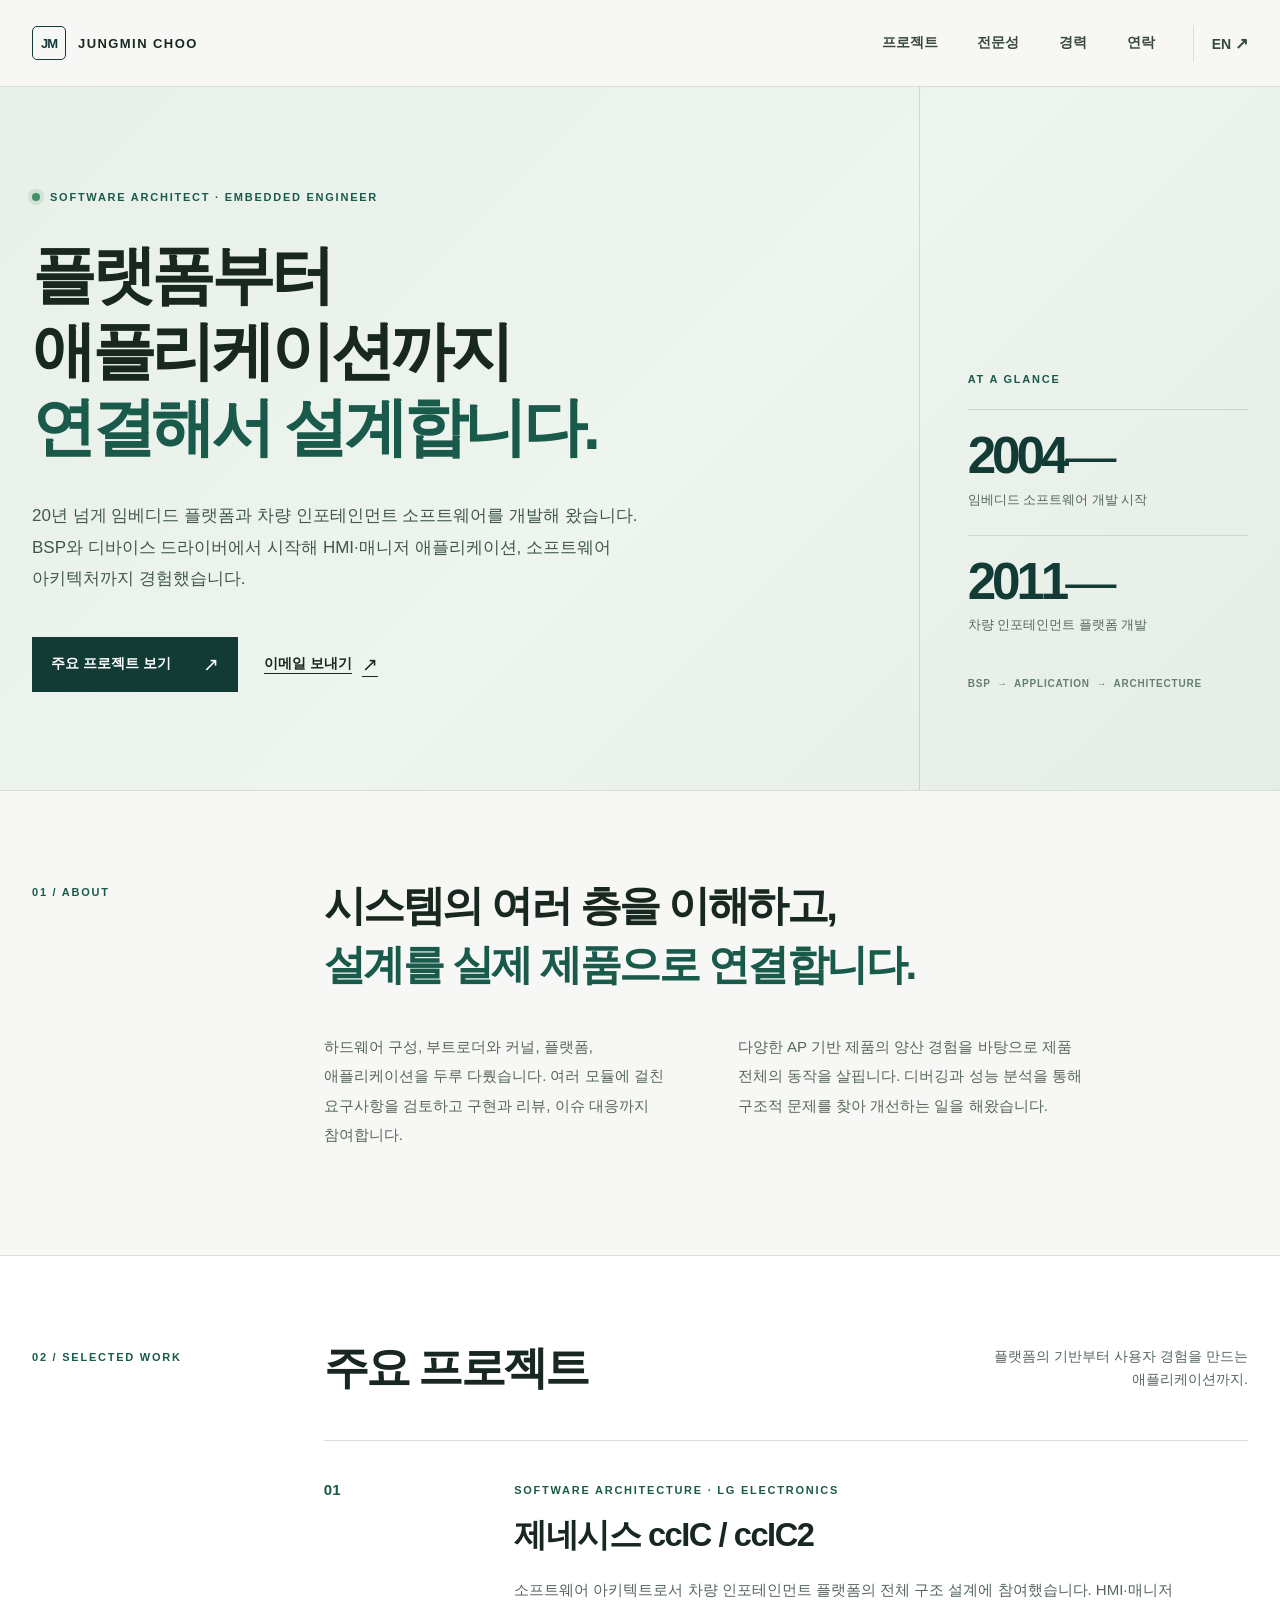
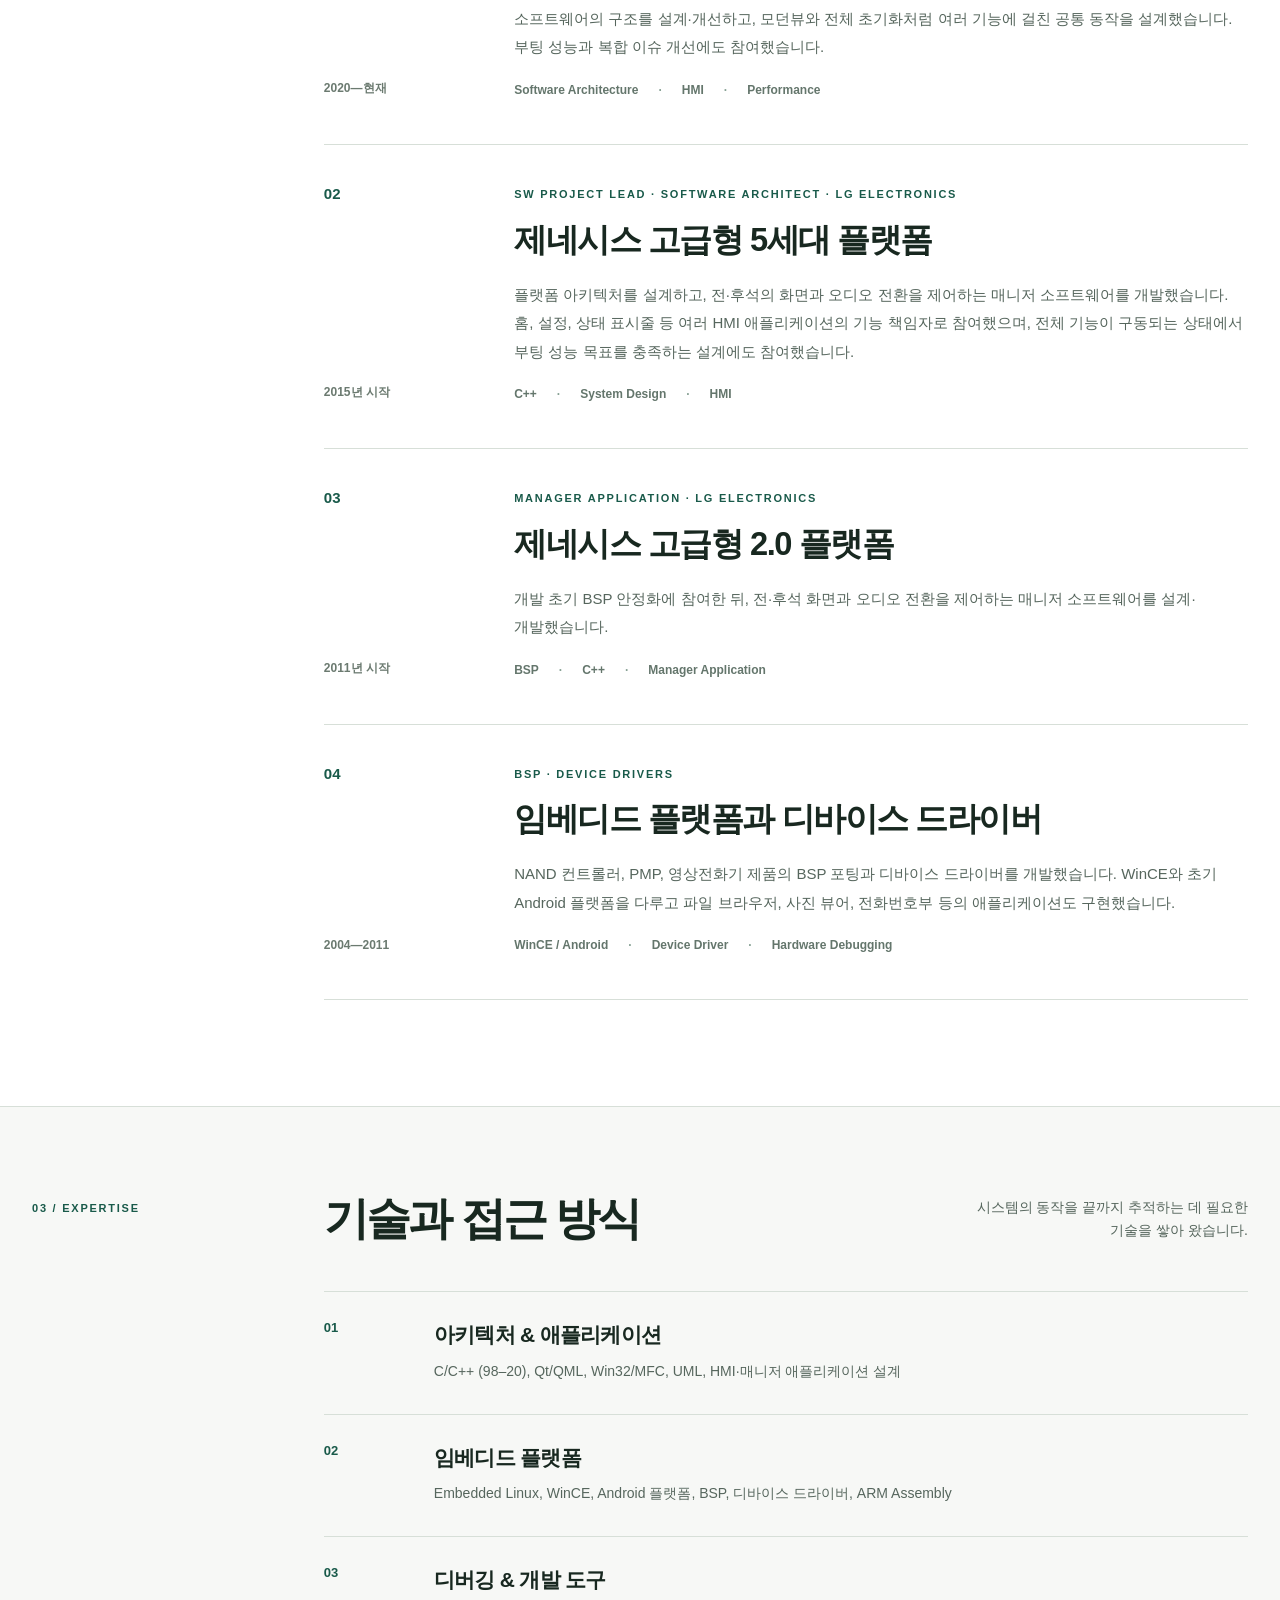
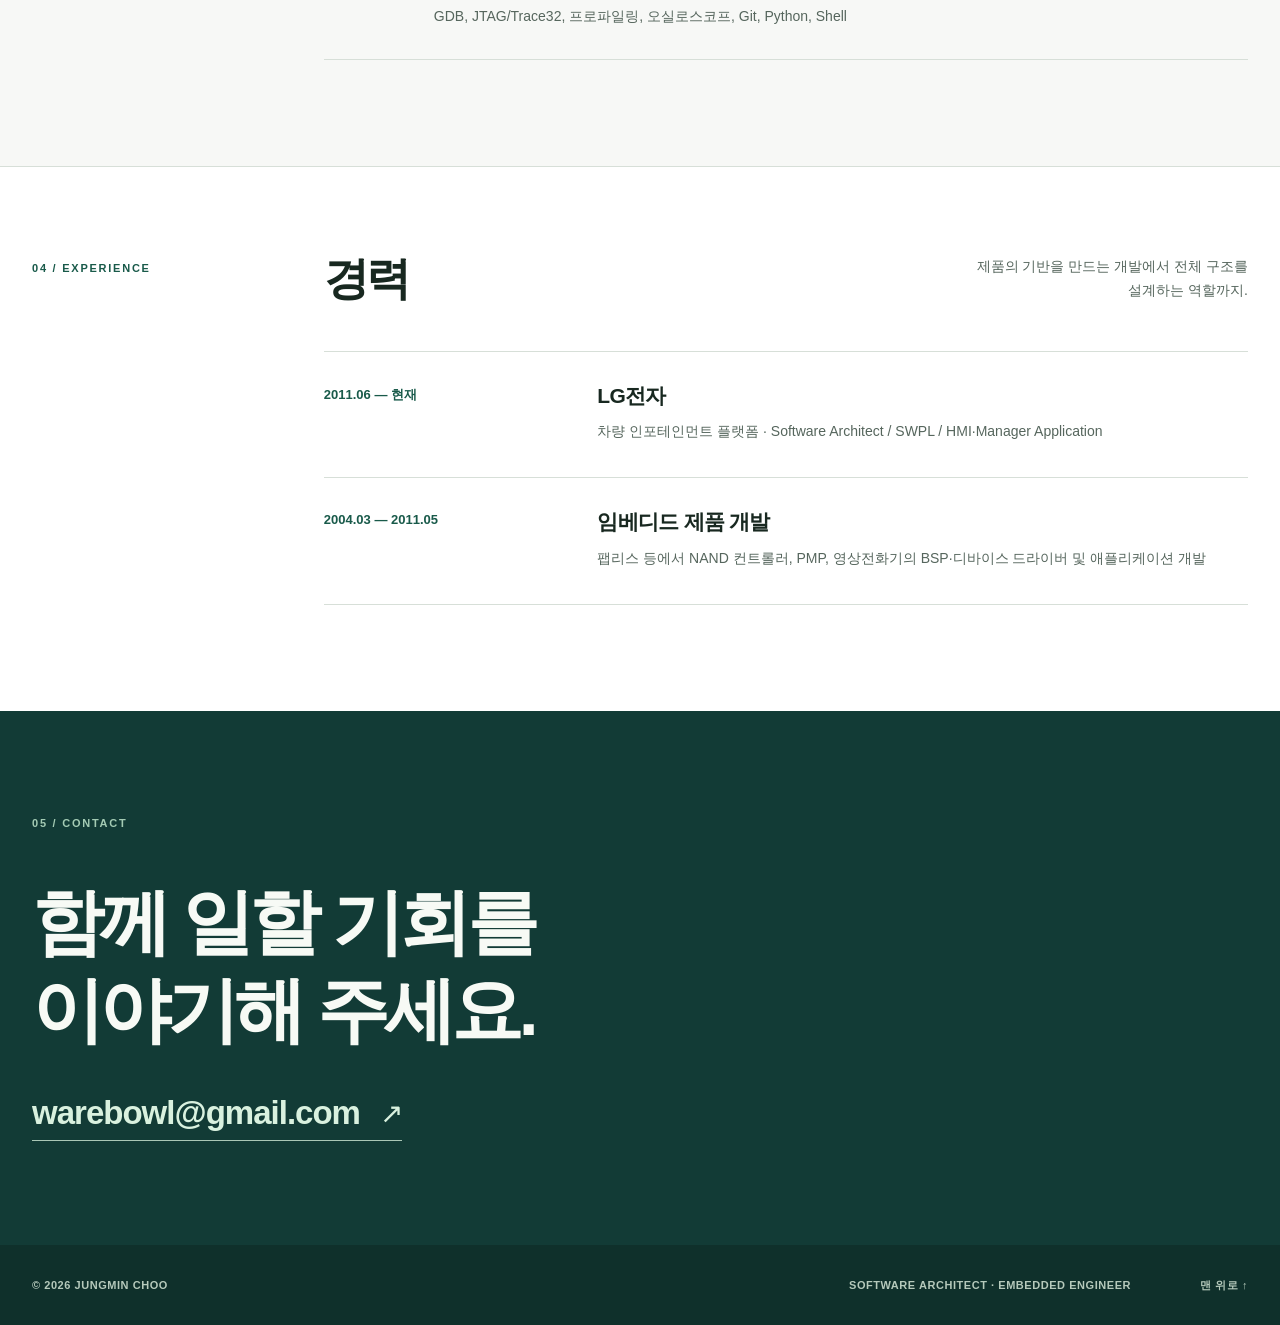
<file: index.html>
<!doctype html>
<html lang="ko">
  <head>
    <meta charset="utf-8" />
    <meta name="viewport" content="width=device-width, initial-scale=1" />
    <meta name="theme-color" content="#f7f8f6" />
    <meta name="description" content="추정민의 개발자 포트폴리오. 임베디드 플랫폼, 차량 인포테인먼트, 소프트웨어 아키텍처 경험을 소개합니다." />
    <meta property="og:type" content="website" />
    <meta property="og:url" content="https://cipher75.github.io/" />
    <meta property="og:title" content="추정민 | Software Architect & Embedded Engineer" />
    <meta property="og:description" content="플랫폼부터 애플리케이션까지 연결해서 설계합니다." />
    <link rel="icon" href="./favicon.svg" type="image/svg+xml" />
    <link rel="stylesheet" href="./styles.css" />
    <link rel="canonical" href="https://cipher75.github.io/" />
    <link rel="alternate" hreflang="ko" href="https://cipher75.github.io/" />
    <link rel="alternate" hreflang="en" href="https://cipher75.github.io/en/" />
    <title>추정민 | Software Architect & Embedded Engineer</title>
  </head>
  <body>
    <a class="skip-link" href="#main">본문으로 바로가기</a>
    <header class="site-header">
      <div class="shell header-inner">
        <a class="brand" href="#top" aria-label="추정민, 페이지 맨 위로">
          <span class="brand-mark" aria-hidden="true">JM</span>
          <span class="brand-name">JUNGMIN CHOO</span>
        </a>
        <nav class="header-nav" aria-label="주요 메뉴">
          <a href="#work">프로젝트</a>
          <a href="#expertise">전문성</a>
          <a href="#career">경력</a>
          <a href="#contact">연락</a>
        </nav>
        <a class="language-link" href="./en/" lang="en" aria-label="View this page in English">EN <span aria-hidden="true">↗</span></a>
      </div>
    </header>

    <main id="main">
      <section class="hero" id="top" aria-labelledby="hero-title">
        <div class="shell hero-inner">
          <div class="hero-copy">
            <p class="eyebrow"><span class="status-dot" aria-hidden="true"></span> SOFTWARE ARCHITECT · EMBEDDED ENGINEER</p>
            <h1 id="hero-title">플랫폼부터<br />애플리케이션까지<br /><span>연결해서 설계합니다.</span></h1>
            <p class="hero-description">20년 넘게 임베디드 플랫폼과 차량 인포테인먼트 소프트웨어를 개발해 왔습니다. BSP와 디바이스 드라이버에서 시작해 HMI·매니저 애플리케이션, 소프트웨어 아키텍처까지 경험했습니다.</p>
            <div class="hero-actions">
              <a class="primary-link" href="#work">주요 프로젝트 보기 <span aria-hidden="true">↗</span></a>
              <a class="text-link" href="mailto:warebowl@gmail.com">이메일 보내기 <span aria-hidden="true">↗</span></a>
            </div>
          </div>
          <div class="hero-aside" aria-label="경력 요약">
            <p class="aside-label">AT A GLANCE</p>
            <div class="aside-item"><strong>2004<span>—</span></strong><span>임베디드 소프트웨어 개발 시작</span></div>
            <div class="aside-item"><strong>2011<span>—</span></strong><span>차량 인포테인먼트 플랫폼 개발</span></div>
            <div class="aside-bottom">BSP <span aria-hidden="true">→</span> APPLICATION <span aria-hidden="true">→</span> ARCHITECTURE</div>
          </div>
        </div>
      </section>

      <section class="section intro-section" id="about" aria-labelledby="about-title">
        <div class="shell section-grid">
          <div class="section-rail"><span class="section-number">01 / ABOUT</span></div>
          <div class="section-main">
            <h2 id="about-title" class="statement">시스템의 여러 층을 이해하고,<br /><span>설계를 실제 제품으로 연결합니다.</span></h2>
            <div class="intro-columns">
              <p>하드웨어 구성, 부트로더와 커널, 플랫폼, 애플리케이션을 두루 다뤘습니다. 여러 모듈에 걸친 요구사항을 검토하고 구현과 리뷰, 이슈 대응까지 참여합니다.</p>
              <p>다양한 AP 기반 제품의 양산 경험을 바탕으로 제품 전체의 동작을 살핍니다. 디버깅과 성능 분석을 통해 구조적 문제를 찾아 개선하는 일을 해왔습니다.</p>
            </div>
          </div>
        </div>
      </section>

      <section class="section work-section" id="work" aria-labelledby="work-title">
        <div class="shell section-grid">
          <div class="section-rail"><span class="section-number">02 / SELECTED WORK</span></div>
          <div class="section-main">
            <div class="section-heading">
              <h2 id="work-title">주요 프로젝트</h2>
              <p>플랫폼의 기반부터 사용자 경험을 만드는 애플리케이션까지.</p>
            </div>

            <article class="project">
              <div class="project-meta"><span class="project-index">01</span><span>2020—현재</span></div>
              <div class="project-body">
                <p class="project-type">SOFTWARE ARCHITECTURE · LG ELECTRONICS</p>
                <h3>제네시스 ccIC / ccIC2</h3>
                <p class="project-summary">소프트웨어 아키텍트로서 차량 인포테인먼트 플랫폼의 전체 구조 설계에 참여했습니다. HMI·매니저 소프트웨어의 구조를 설계·개선하고, 모던뷰와 전체 초기화처럼 여러 기능에 걸친 공통 동작을 설계했습니다. 부팅 성능과 복합 이슈 개선에도 참여했습니다.</p>
                <ul class="project-tags" aria-label="관련 역량"><li>Software Architecture</li><li>HMI</li><li>Performance</li></ul>
              </div>
            </article>

            <article class="project">
              <div class="project-meta"><span class="project-index">02</span><span>2015년 시작</span></div>
              <div class="project-body">
                <p class="project-type">SW PROJECT LEAD · SOFTWARE ARCHITECT · LG ELECTRONICS</p>
                <h3>제네시스 고급형 5세대 플랫폼</h3>
                <p class="project-summary">플랫폼 아키텍처를 설계하고, 전·후석의 화면과 오디오 전환을 제어하는 매니저 소프트웨어를 개발했습니다. 홈, 설정, 상태 표시줄 등 여러 HMI 애플리케이션의 기능 책임자로 참여했으며, 전체 기능이 구동되는 상태에서 부팅 성능 목표를 충족하는 설계에도 참여했습니다.</p>
                <ul class="project-tags" aria-label="관련 역량"><li>C++</li><li>System Design</li><li>HMI</li></ul>
              </div>
            </article>

            <article class="project">
              <div class="project-meta"><span class="project-index">03</span><span>2011년 시작</span></div>
              <div class="project-body">
                <p class="project-type">MANAGER APPLICATION · LG ELECTRONICS</p>
                <h3>제네시스 고급형 2.0 플랫폼</h3>
                <p class="project-summary">개발 초기 BSP 안정화에 참여한 뒤, 전·후석 화면과 오디오 전환을 제어하는 매니저 소프트웨어를 설계·개발했습니다.</p>
                <ul class="project-tags" aria-label="관련 역량"><li>BSP</li><li>C++</li><li>Manager Application</li></ul>
              </div>
            </article>

            <article class="project">
              <div class="project-meta"><span class="project-index">04</span><span>2004—2011</span></div>
              <div class="project-body">
                <p class="project-type">BSP · DEVICE DRIVERS</p>
                <h3>임베디드 플랫폼과 디바이스 드라이버</h3>
                <p class="project-summary">NAND 컨트롤러, PMP, 영상전화기 제품의 BSP 포팅과 디바이스 드라이버를 개발했습니다. WinCE와 초기 Android 플랫폼을 다루고 파일 브라우저, 사진 뷰어, 전화번호부 등의 애플리케이션도 구현했습니다.</p>
                <ul class="project-tags" aria-label="관련 역량"><li>WinCE / Android</li><li>Device Driver</li><li>Hardware Debugging</li></ul>
              </div>
            </article>
          </div>
        </div>
      </section>

      <section class="section expertise-section" id="expertise" aria-labelledby="expertise-title">
        <div class="shell section-grid">
          <div class="section-rail"><span class="section-number">03 / EXPERTISE</span></div>
          <div class="section-main">
            <div class="section-heading"><h2 id="expertise-title">기술과 접근 방식</h2><p>시스템의 동작을 끝까지 추적하는 데 필요한 기술을 쌓아 왔습니다.</p></div>
            <div class="expertise-list">
              <div class="expertise-item"><span class="expertise-index">01</span><div><h3>아키텍처 & 애플리케이션</h3><p>C/C++ (98–20), Qt/QML, Win32/MFC, UML, HMI·매니저 애플리케이션 설계</p></div></div>
              <div class="expertise-item"><span class="expertise-index">02</span><div><h3>임베디드 플랫폼</h3><p>Embedded Linux, WinCE, Android 플랫폼, BSP, 디바이스 드라이버, ARM Assembly</p></div></div>
              <div class="expertise-item"><span class="expertise-index">03</span><div><h3>디버깅 & 개발 도구</h3><p>GDB, JTAG/Trace32, 프로파일링, 오실로스코프, Git, Python, Shell</p></div></div>
            </div>
          </div>
        </div>
      </section>

      <section class="section career-section" id="career" aria-labelledby="career-title">
        <div class="shell section-grid">
          <div class="section-rail"><span class="section-number">04 / EXPERIENCE</span></div>
          <div class="section-main">
            <div class="section-heading"><h2 id="career-title">경력</h2><p>제품의 기반을 만드는 개발에서 전체 구조를 설계하는 역할까지.</p></div>
            <div class="career-row"><div class="career-time">2011.06 — 현재</div><div><h3>LG전자</h3><p>차량 인포테인먼트 플랫폼 · Software Architect / SWPL / HMI·Manager Application</p></div></div>
            <div class="career-row"><div class="career-time">2004.03 — 2011.05</div><div><h3>임베디드 제품 개발</h3><p>팹리스 등에서 NAND 컨트롤러, PMP, 영상전화기의 BSP·디바이스 드라이버 및 애플리케이션 개발</p></div></div>
          </div>
        </div>
      </section>

      <section class="contact-section" id="contact" aria-labelledby="contact-title">
        <div class="shell contact-inner">
          <p class="section-number">05 / CONTACT</p>
          <h2 id="contact-title">함께 일할 기회를<br />이야기해 주세요.</h2>
          <a class="contact-link" href="mailto:warebowl@gmail.com">warebowl@gmail.com <span aria-hidden="true">↗</span></a>
        </div>
      </section>
    </main>

    <footer class="site-footer"><div class="shell footer-inner"><span>© 2026 JUNGMIN CHOO</span><span>SOFTWARE ARCHITECT · EMBEDDED ENGINEER</span><a href="#top">맨 위로 ↑</a></div></footer>
  </body>
</html>
</file>
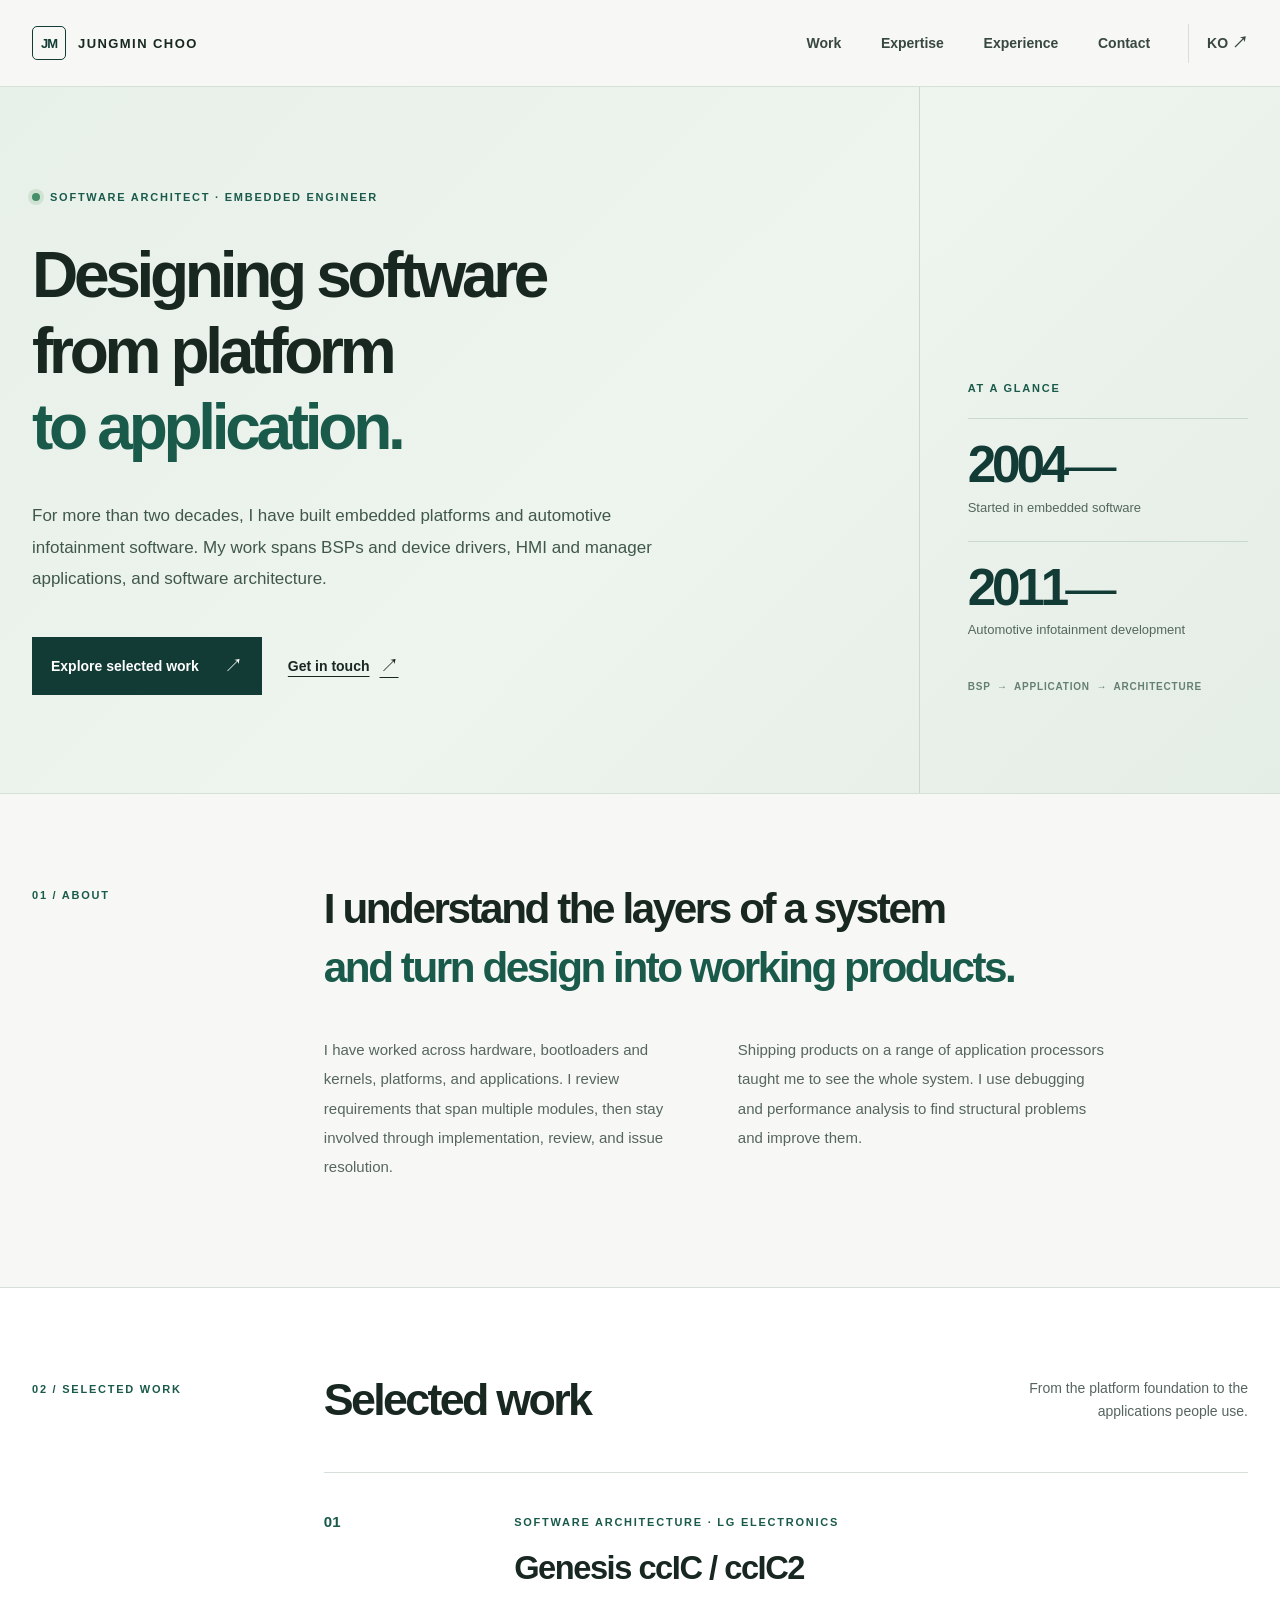
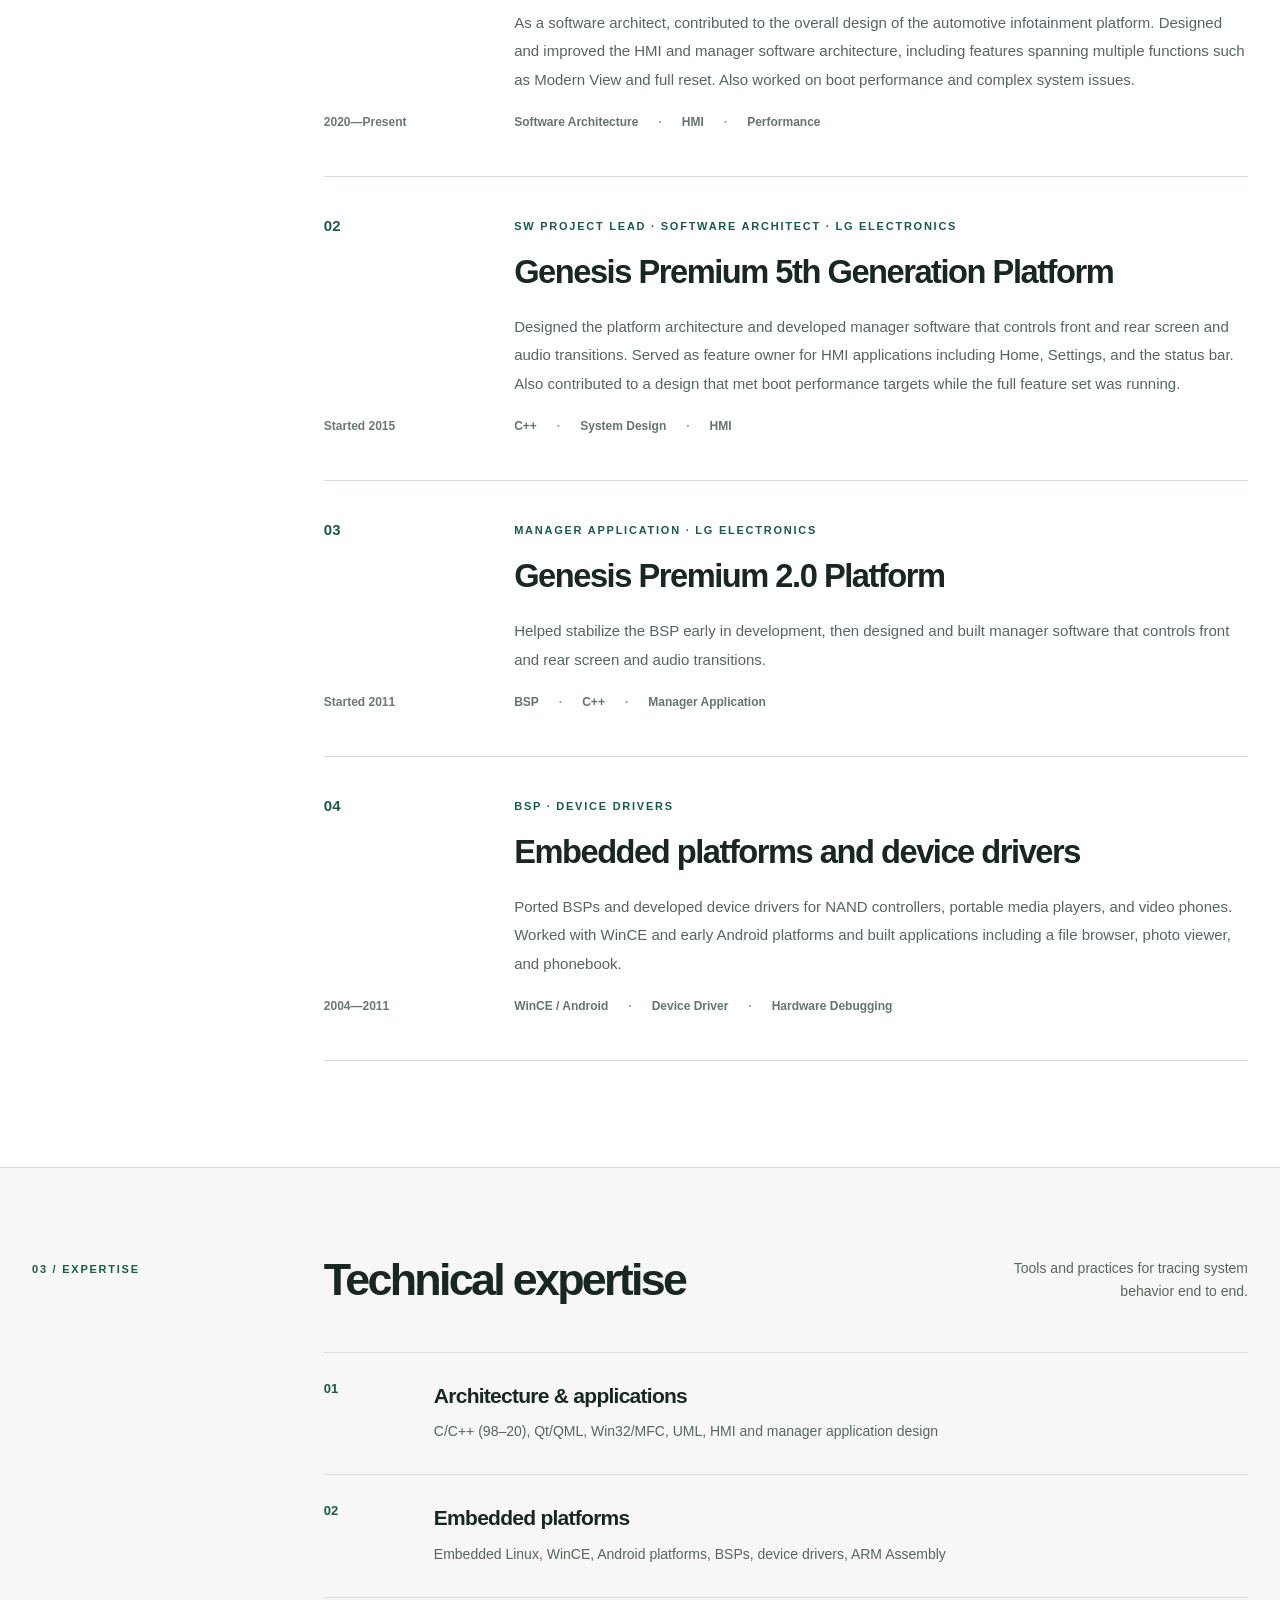
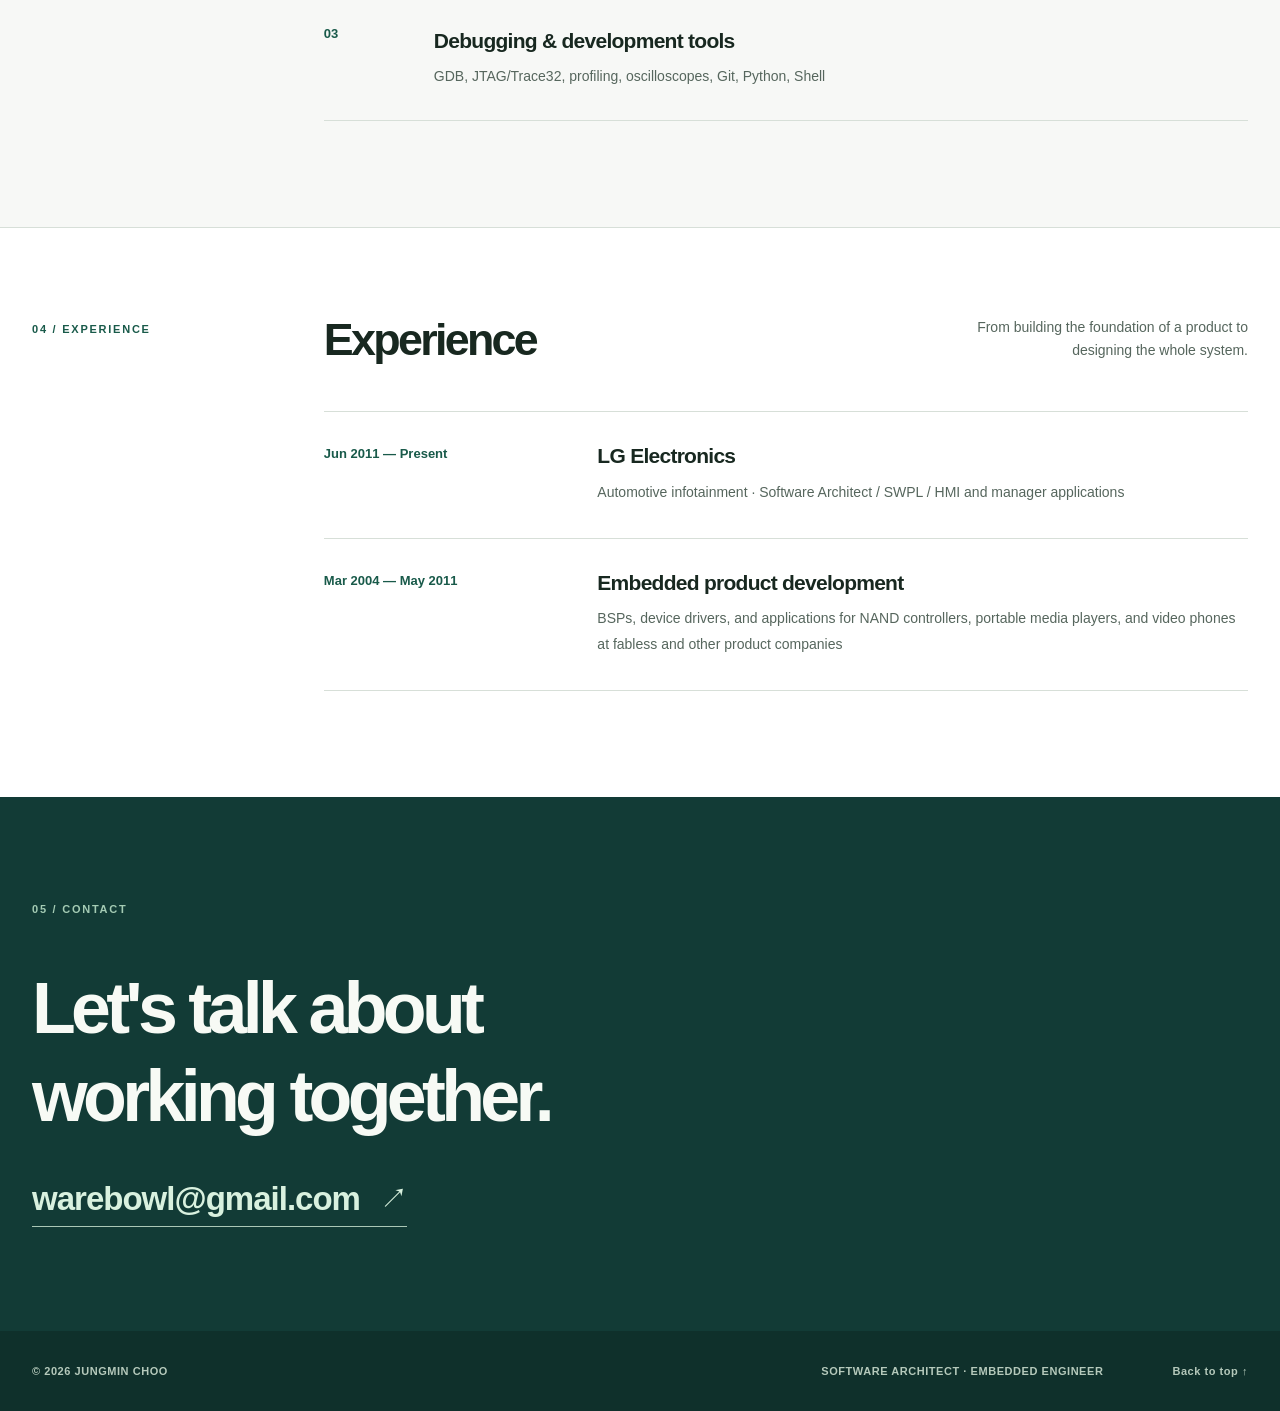
<file: en/index.html>
<!doctype html>
<html lang="en">
  <head>
    <meta charset="utf-8" />
    <meta name="viewport" content="width=device-width, initial-scale=1" />
    <meta name="theme-color" content="#f7f8f6" />
    <meta name="description" content="Portfolio of Jungmin Choo, a software architect and embedded engineer with experience in automotive infotainment and embedded platforms." />
    <meta property="og:type" content="website" />
    <meta property="og:url" content="https://cipher75.github.io/en/" />
    <meta property="og:title" content="Jungmin Choo | Software Architect & Embedded Engineer" />
    <meta property="og:description" content="Designing software from platform to application." />
    <link rel="icon" href="../favicon.svg" type="image/svg+xml" />
    <link rel="stylesheet" href="../styles.css" />
    <link rel="canonical" href="https://cipher75.github.io/en/" />
    <link rel="alternate" hreflang="ko" href="https://cipher75.github.io/" />
    <link rel="alternate" hreflang="en" href="https://cipher75.github.io/en/" />
    <title>Jungmin Choo | Software Architect & Embedded Engineer</title>
  </head>
  <body>
    <a class="skip-link" href="#main">Skip to content</a>
    <header class="site-header">
      <div class="shell header-inner">
        <a class="brand" href="#top" aria-label="Jungmin Choo, back to top">
          <span class="brand-mark" aria-hidden="true">JM</span>
          <span class="brand-name">JUNGMIN CHOO</span>
        </a>
        <nav class="header-nav" aria-label="Main navigation">
          <a href="#work">Work</a>
          <a href="#expertise">Expertise</a>
          <a href="#career">Experience</a>
          <a href="#contact">Contact</a>
        </nav>
        <a class="language-link" href="../" lang="ko" aria-label="한국어 페이지 보기">KO <span aria-hidden="true">↗</span></a>
      </div>
    </header>

    <main id="main">
      <section class="hero" id="top" aria-labelledby="hero-title">
        <div class="shell hero-inner">
          <div class="hero-copy">
            <p class="eyebrow"><span class="status-dot" aria-hidden="true"></span> SOFTWARE ARCHITECT · EMBEDDED ENGINEER</p>
            <h1 id="hero-title">Designing software<br />from platform<br /><span>to application.</span></h1>
            <p class="hero-description">For more than two decades, I have built embedded platforms and automotive infotainment software. My work spans BSPs and device drivers, HMI and manager applications, and software architecture.</p>
            <div class="hero-actions">
              <a class="primary-link" href="#work">Explore selected work <span aria-hidden="true">↗</span></a>
              <a class="text-link" href="mailto:warebowl@gmail.com">Get in touch <span aria-hidden="true">↗</span></a>
            </div>
          </div>
          <div class="hero-aside" aria-label="Career at a glance">
            <p class="aside-label">AT A GLANCE</p>
            <div class="aside-item"><strong>2004<span>—</span></strong><span>Started in embedded software</span></div>
            <div class="aside-item"><strong>2011<span>—</span></strong><span>Automotive infotainment development</span></div>
            <div class="aside-bottom">BSP <span aria-hidden="true">→</span> APPLICATION <span aria-hidden="true">→</span> ARCHITECTURE</div>
          </div>
        </div>
      </section>

      <section class="section intro-section" id="about" aria-labelledby="about-title">
        <div class="shell section-grid">
          <div class="section-rail"><span class="section-number">01 / ABOUT</span></div>
          <div class="section-main">
            <h2 id="about-title" class="statement">I understand the layers of a system<br /><span>and turn design into working products.</span></h2>
            <div class="intro-columns">
              <p>I have worked across hardware, bootloaders and kernels, platforms, and applications. I review requirements that span multiple modules, then stay involved through implementation, review, and issue resolution.</p>
              <p>Shipping products on a range of application processors taught me to see the whole system. I use debugging and performance analysis to find structural problems and improve them.</p>
            </div>
          </div>
        </div>
      </section>

      <section class="section work-section" id="work" aria-labelledby="work-title">
        <div class="shell section-grid">
          <div class="section-rail"><span class="section-number">02 / SELECTED WORK</span></div>
          <div class="section-main">
            <div class="section-heading"><h2 id="work-title">Selected work</h2><p>From the platform foundation to the applications people use.</p></div>

            <article class="project">
              <div class="project-meta"><span class="project-index">01</span><span>2020—Present</span></div>
              <div class="project-body">
                <p class="project-type">SOFTWARE ARCHITECTURE · LG ELECTRONICS</p>
                <h3>Genesis ccIC / ccIC2</h3>
                <p class="project-summary">As a software architect, contributed to the overall design of the automotive infotainment platform. Designed and improved the HMI and manager software architecture, including features spanning multiple functions such as Modern View and full reset. Also worked on boot performance and complex system issues.</p>
                <ul class="project-tags" aria-label="Related skills"><li>Software Architecture</li><li>HMI</li><li>Performance</li></ul>
              </div>
            </article>

            <article class="project">
              <div class="project-meta"><span class="project-index">02</span><span>Started 2015</span></div>
              <div class="project-body">
                <p class="project-type">SW PROJECT LEAD · SOFTWARE ARCHITECT · LG ELECTRONICS</p>
                <h3>Genesis Premium 5th Generation Platform</h3>
                <p class="project-summary">Designed the platform architecture and developed manager software that controls front and rear screen and audio transitions. Served as feature owner for HMI applications including Home, Settings, and the status bar. Also contributed to a design that met boot performance targets while the full feature set was running.</p>
                <ul class="project-tags" aria-label="Related skills"><li>C++</li><li>System Design</li><li>HMI</li></ul>
              </div>
            </article>

            <article class="project">
              <div class="project-meta"><span class="project-index">03</span><span>Started 2011</span></div>
              <div class="project-body">
                <p class="project-type">MANAGER APPLICATION · LG ELECTRONICS</p>
                <h3>Genesis Premium 2.0 Platform</h3>
                <p class="project-summary">Helped stabilize the BSP early in development, then designed and built manager software that controls front and rear screen and audio transitions.</p>
                <ul class="project-tags" aria-label="Related skills"><li>BSP</li><li>C++</li><li>Manager Application</li></ul>
              </div>
            </article>

            <article class="project">
              <div class="project-meta"><span class="project-index">04</span><span>2004—2011</span></div>
              <div class="project-body">
                <p class="project-type">BSP · DEVICE DRIVERS</p>
                <h3>Embedded platforms and device drivers</h3>
                <p class="project-summary">Ported BSPs and developed device drivers for NAND controllers, portable media players, and video phones. Worked with WinCE and early Android platforms and built applications including a file browser, photo viewer, and phonebook.</p>
                <ul class="project-tags" aria-label="Related skills"><li>WinCE / Android</li><li>Device Driver</li><li>Hardware Debugging</li></ul>
              </div>
            </article>
          </div>
        </div>
      </section>

      <section class="section expertise-section" id="expertise" aria-labelledby="expertise-title">
        <div class="shell section-grid">
          <div class="section-rail"><span class="section-number">03 / EXPERTISE</span></div>
          <div class="section-main">
            <div class="section-heading"><h2 id="expertise-title">Technical expertise</h2><p>Tools and practices for tracing system behavior end to end.</p></div>
            <div class="expertise-list">
              <div class="expertise-item"><span class="expertise-index">01</span><div><h3>Architecture & applications</h3><p>C/C++ (98–20), Qt/QML, Win32/MFC, UML, HMI and manager application design</p></div></div>
              <div class="expertise-item"><span class="expertise-index">02</span><div><h3>Embedded platforms</h3><p>Embedded Linux, WinCE, Android platforms, BSPs, device drivers, ARM Assembly</p></div></div>
              <div class="expertise-item"><span class="expertise-index">03</span><div><h3>Debugging & development tools</h3><p>GDB, JTAG/Trace32, profiling, oscilloscopes, Git, Python, Shell</p></div></div>
            </div>
          </div>
        </div>
      </section>

      <section class="section career-section" id="career" aria-labelledby="career-title">
        <div class="shell section-grid">
          <div class="section-rail"><span class="section-number">04 / EXPERIENCE</span></div>
          <div class="section-main">
            <div class="section-heading"><h2 id="career-title">Experience</h2><p>From building the foundation of a product to designing the whole system.</p></div>
            <div class="career-row"><div class="career-time">Jun 2011 — Present</div><div><h3>LG Electronics</h3><p>Automotive infotainment · Software Architect / SWPL / HMI and manager applications</p></div></div>
            <div class="career-row"><div class="career-time">Mar 2004 — May 2011</div><div><h3>Embedded product development</h3><p>BSPs, device drivers, and applications for NAND controllers, portable media players, and video phones at fabless and other product companies</p></div></div>
          </div>
        </div>
      </section>

      <section class="contact-section" id="contact" aria-labelledby="contact-title">
        <div class="shell contact-inner">
          <p class="section-number">05 / CONTACT</p>
          <h2 id="contact-title">Let's talk about<br />working together.</h2>
          <a class="contact-link" href="mailto:warebowl@gmail.com">warebowl@gmail.com <span aria-hidden="true">↗</span></a>
        </div>
      </section>
    </main>

    <footer class="site-footer"><div class="shell footer-inner"><span>© 2026 JUNGMIN CHOO</span><span>SOFTWARE ARCHITECT · EMBEDDED ENGINEER</span><a href="#top">Back to top ↑</a></div></footer>
  </body>
</html>
</file>
<file: styles.css>
:root {
  color-scheme: light;
  --canvas: #f7f8f6;
  --paper: #ffffff;
  --ink: #182820;
  --muted: #56665d;
  --line: #d7dfd8;
  --green: #195a4a;
  --green-dark: #123b36;
  --green-light: #e5eee7;
}

* { box-sizing: border-box; }
html { scroll-behavior: smooth; }
body { margin: 0; background: var(--canvas); color: var(--ink); font-family: -apple-system, BlinkMacSystemFont, "Segoe UI", "Apple SD Gothic Neo", "Malgun Gothic", sans-serif; -webkit-font-smoothing: antialiased; }
a { color: inherit; }
button, a { -webkit-tap-highlight-color: transparent; }
::selection { background: #a7cdb8; color: #102c26; }
.shell { width: min(100% - 64px, 1240px); margin-inline: auto; }
.skip-link { position: absolute; top: -100px; left: 16px; z-index: 100; padding: 12px 18px; background: var(--green-dark); color: #fff; }
.skip-link:focus { top: 12px; }
:focus-visible { outline: 3px solid #44a883; outline-offset: 4px; }

.site-header { background: var(--canvas); border-bottom: 1px solid var(--line); }
.header-inner { min-height: 86px; display: flex; align-items: center; gap: 38px; }
.brand { display: inline-flex; align-items: center; gap: 12px; text-decoration: none; white-space: nowrap; }
.brand-mark { width: 34px; height: 34px; display: inline-grid; place-items: center; border: 1px solid var(--green-dark); border-radius: 5px; color: var(--green-dark); font-size: 13px; font-weight: 800; letter-spacing: -.08em; }
.brand-name { font-size: 13px; font-weight: 800; letter-spacing: .11em; }
.header-nav { display: flex; align-items: center; justify-content: center; gap: clamp(18px, 3.1vw, 45px); margin-left: auto; }
.header-nav a, .language-link { text-decoration: none; font-size: 14px; font-weight: 650; color: #38483f; transition: color .2s ease; }
.header-nav a:hover, .language-link:hover { color: var(--green); }
.language-link { padding: 9px 0 9px 18px; border-left: 1px solid var(--line); white-space: nowrap; }
.language-link span { font-size: 16px; }

.hero { background: linear-gradient(135deg, #e8f0ea 0%, #eef4ee 52%, #e4ede6 100%); overflow: hidden; }
.hero-inner { min-height: 650px; display: grid; grid-template-columns: minmax(0, 1.75fr) minmax(255px, .65fr); align-items: stretch; }
.hero-copy { padding: 104px 48px 98px 0; }
.eyebrow, .section-number, .aside-label, .project-type { font-size: 11px; font-weight: 800; letter-spacing: .16em; }
.eyebrow { display: flex; align-items: center; gap: 10px; margin: 0 0 34px; color: var(--green); }
.status-dot { width: 8px; height: 8px; border-radius: 50%; background: #438f69; box-shadow: 0 0 0 4px #d0e3d3; }
.hero h1 { max-width: 860px; margin: 0; font-size: clamp(3.15rem, 5vw, 5.25rem); font-weight: 750; line-height: 1.19; letter-spacing: -.067em; word-break: keep-all; }
.hero h1 span { color: var(--green); }
.hero-description { max-width: 650px; margin: 35px 0 0; color: #40584b; font-size: 17px; line-height: 1.85; word-break: keep-all; }
.hero-actions { display: flex; align-items: center; flex-wrap: wrap; gap: 26px; margin-top: 42px; }
.primary-link { display: inline-flex; align-items: center; justify-content: space-between; gap: 25px; min-width: 206px; padding: 15px 18px; background: var(--green-dark); border: 1px solid var(--green-dark); color: #fff; text-decoration: none; font-size: 14px; font-weight: 700; transition: background .2s ease, transform .2s ease; }
.primary-link:hover { background: var(--green); transform: translateY(-2px); }
.primary-link span, .text-link span { font-size: 19px; font-weight: 400; }
.text-link { display: inline-flex; align-items: center; gap: 10px; text-decoration-thickness: 1px; text-underline-offset: 5px; font-size: 14px; font-weight: 700; }
.text-link:hover { color: var(--green); }
.hero-aside { display: flex; flex-direction: column; justify-content: flex-end; border-left: 1px solid #cad9cd; padding: 120px 0 101px 48px; }
.aside-label { margin: 0 0 24px; color: var(--green); }
.aside-item { display: flex; flex-direction: column; gap: 9px; padding: 20px 0 26px; border-top: 1px solid #cad9cd; }
.aside-item strong { color: var(--green-dark); font-size: clamp(37px, 4vw, 60px); line-height: 1; font-weight: 650; letter-spacing: -.08em; }
.aside-item strong span { font-weight: 350; }
.aside-item > span { font-size: 13px; color: #53685b; }
.aside-bottom { margin-top: 18px; color: #658073; font-size: 10px; font-weight: 800; letter-spacing: .08em; white-space: nowrap; }
.aside-bottom span { margin: 0 3px; }

.section { border-top: 1px solid var(--line); scroll-margin-top: 18px; }
.section-grid { display: grid; grid-template-columns: minmax(170px, 24%) minmax(0, 1fr); }
.section-rail { padding-top: 91px; }
.section-number { color: var(--green); }
.section-main { min-width: 0; padding: 85px 0 106px; }
.statement { margin: 0; font-size: clamp(30px, 3.3vw, 49px); line-height: 1.4; letter-spacing: -.058em; font-weight: 660; word-break: keep-all; }
.statement span { color: var(--green); }
.intro-columns { display: grid; grid-template-columns: repeat(2, minmax(0, 1fr)); gap: 38px; max-width: 790px; margin-top: 38px; }
.intro-columns p { margin: 0; font-size: 15px; line-height: 1.95; color: var(--muted); word-break: keep-all; }
.work-section { background: var(--paper); }
.section-heading { display: flex; justify-content: space-between; align-items: end; gap: 24px; margin-bottom: 45px; }
.section-heading h2 { margin: 0; font-size: clamp(33px, 3.5vw, 50px); font-weight: 710; letter-spacing: -.06em; line-height: 1.2; }
.section-heading p { max-width: 290px; margin: 0 0 4px; color: var(--muted); font-size: 14px; line-height: 1.65; text-align: right; word-break: keep-all; }
.project { display: grid; grid-template-columns: minmax(122px, 18%) minmax(0, 1fr); gap: 24px; padding: 40px 0 47px; border-top: 1px solid var(--line); }
.project:last-child { border-bottom: 1px solid var(--line); }
.project-meta { display: flex; flex-direction: column; justify-content: space-between; align-items: start; color: #6b7a70; font-size: 12px; font-weight: 600; }
.project-index { color: var(--green); font-size: 15px; font-weight: 750; }
.project-type { margin: 1px 0 14px; color: var(--green); line-height: 1.6; }
.project h3 { margin: 0; font-size: clamp(24px, 2.55vw, 36px); font-weight: 700; line-height: 1.35; letter-spacing: -.045em; word-break: keep-all; }
.project-summary { max-width: 760px; margin: 19px 0 21px; color: var(--muted); font-size: 15px; line-height: 1.9; word-break: keep-all; }
.project-tags { display: flex; flex-wrap: wrap; gap: 8px 20px; margin: 0; padding: 0; list-style: none; }
.project-tags li { color: #64766c; font-size: 12px; font-weight: 650; }
.project-tags li + li::before { content: "·"; display: inline-block; margin-right: 20px; color: #87a194; }
.expertise-list { border-top: 1px solid var(--line); }
.expertise-item { display: grid; grid-template-columns: 90px minmax(0, 1fr); gap: 20px; padding: 28px 0 30px; border-bottom: 1px solid var(--line); }
.expertise-index { color: var(--green); font-size: 13px; font-weight: 750; }
.expertise-item h3, .career-row h3 { margin: 0 0 9px; font-size: 21px; line-height: 1.4; letter-spacing: -.035em; }
.expertise-item p, .career-row p { max-width: 660px; margin: 0; color: var(--muted); font-size: 14px; line-height: 1.8; }
.career-section { background: var(--paper); }
.career-row { display: grid; grid-template-columns: minmax(170px, 27%) minmax(0, 1fr); gap: 24px; padding: 29px 0 33px; border-top: 1px solid var(--line); }
.career-row:last-child { border-bottom: 1px solid var(--line); }
.career-time { padding-top: 5px; color: var(--green); font-size: 13px; font-weight: 700; }
.contact-section { background: var(--green-dark); color: #f7faf5; scroll-margin-top: 0; }
.contact-inner { padding-top: 95px; padding-bottom: 104px; }
.contact-section .section-number { color: #a4cbb4; }
.contact-inner h2 { margin: 49px 0 40px; font-size: clamp(44px, 5.6vw, 78px); line-height: 1.23; font-weight: 650; letter-spacing: -.065em; word-break: keep-all; }
.contact-link { display: inline-flex; gap: 20px; align-items: center; padding-bottom: 8px; border-bottom: 1px solid #aac7b6; color: #d9f1df; font-size: clamp(20px, 2.7vw, 33px); font-weight: 550; text-decoration: none; letter-spacing: -.03em; transition: color .2s ease; }
.contact-link:hover { color: #fff; }
.contact-link span { font-size: .85em; }
.site-footer { background: #0f302b; color: #b5c9bb; }
.footer-inner { min-height: 80px; display: flex; align-items: center; gap: 24px; font-size: 11px; font-weight: 650; letter-spacing: .05em; }
.footer-inner span:nth-child(2) { margin-left: auto; }
.footer-inner a { margin-left: 45px; text-decoration: none; }
.footer-inner a:hover { color: #fff; }

@media (max-width: 960px) {
  .shell { width: min(100% - 48px, 1240px); }
  .hero-inner { grid-template-columns: minmax(0, 1fr); min-height: auto; }
  .hero-copy { padding: 85px 0 70px; }
  .hero h1 { font-size: clamp(3.1rem, 7.3vw, 5.25rem); }
  .hero-aside { display: grid; grid-template-columns: 120px 1fr 1fr; align-items: center; gap: 20px; border-left: 0; border-top: 1px solid #cad9cd; padding: 18px 0 24px; }
  .aside-label { margin: 0; }
  .aside-item { padding: 0; border: 0; }
  .aside-item strong { font-size: 34px; }
  .aside-bottom { display: none; }
  .section-grid { grid-template-columns: minmax(130px, 21%) minmax(0, 1fr); }
  .section-rail { padding-top: 74px; }
  .section-main { padding: 69px 0 83px; }
}

@media (max-width: 700px) {
  .shell { width: min(100% - 36px, 1240px); }
  .header-inner { display: grid; grid-template-columns: 1fr auto; column-gap: 15px; row-gap: 0; min-height: 0; padding-top: 15px; }
  .brand { align-self: start; }
  .language-link { justify-self: end; align-self: center; }
  .header-nav { grid-column: 1 / -1; grid-row: 2; justify-content: space-between; gap: 20px; width: 100%; margin: 15px 0 0; padding: 14px 0; border-top: 1px solid var(--line); overflow-x: auto; }
  .header-nav a { white-space: nowrap; font-size: 13px; }
  .hero-copy { padding: 75px 0 65px; }
  .eyebrow { margin-bottom: 26px; font-size: 10px; letter-spacing: .12em; }
  .hero h1 { font-size: clamp(2.6rem, 8.8vw, 4.1rem); line-height: 1.23; }
  .hero-description { margin-top: 30px; font-size: 15px; line-height: 1.85; }
  .hero-actions { gap: 20px; margin-top: 33px; }
  .hero-aside { grid-template-columns: 1fr 1fr; gap: 8px 24px; padding: 20px 0 25px; }
  .aside-label { grid-column: 1 / -1; }
  .aside-item strong { font-size: 36px; }
  .aside-item > span { font-size: 12px; line-height: 1.5; }
  .section-grid { grid-template-columns: minmax(0, 1fr); }
  .section-rail { padding-top: 60px; }
  .section-main { padding: 29px 0 68px; }
  .statement { font-size: clamp(30px, 6vw, 42px); }
  .intro-columns { grid-template-columns: 1fr; gap: 16px; margin-top: 25px; }
  .section-heading { display: block; margin-bottom: 28px; }
  .section-heading p { max-width: none; margin-top: 12px; text-align: left; }
  .project { grid-template-columns: 1fr; gap: 20px; padding: 30px 0 35px; }
  .project-meta { flex-direction: row; align-items: center; }
  .project h3 { font-size: 27px; }
  .project-summary { margin: 16px 0 18px; font-size: 14px; }
  .expertise-item { grid-template-columns: 38px 1fr; gap: 12px; }
  .career-row { grid-template-columns: 1fr; gap: 9px; }
  .contact-inner { padding-top: 70px; padding-bottom: 76px; }
  .contact-inner h2 { margin: 40px 0 35px; font-size: clamp(42px, 8.5vw, 60px); }
  .footer-inner { min-height: 105px; flex-wrap: wrap; align-content: center; justify-content: space-between; gap: 10px; }
  .footer-inner span:nth-child(2) { display: none; }
  .footer-inner a { margin-left: 0; }
}

@media (max-width: 390px) {
  .shell { width: min(100% - 30px, 1240px); }
  .brand-name { font-size: 11px; }
  .header-nav { gap: 16px; }
  .header-nav a { font-size: 12px; }
  .hero h1 { font-size: 39px; }
  .hero-actions { align-items: flex-start; flex-direction: column; }
  .project-tags { column-gap: 10px; }
  .project-tags li + li::before { margin-right: 10px; }
}

@media (prefers-reduced-motion: reduce) {
  html { scroll-behavior: auto; }
  *, *::before, *::after { transition-duration: .01ms !important; animation-duration: .01ms !important; }
}
</file>
